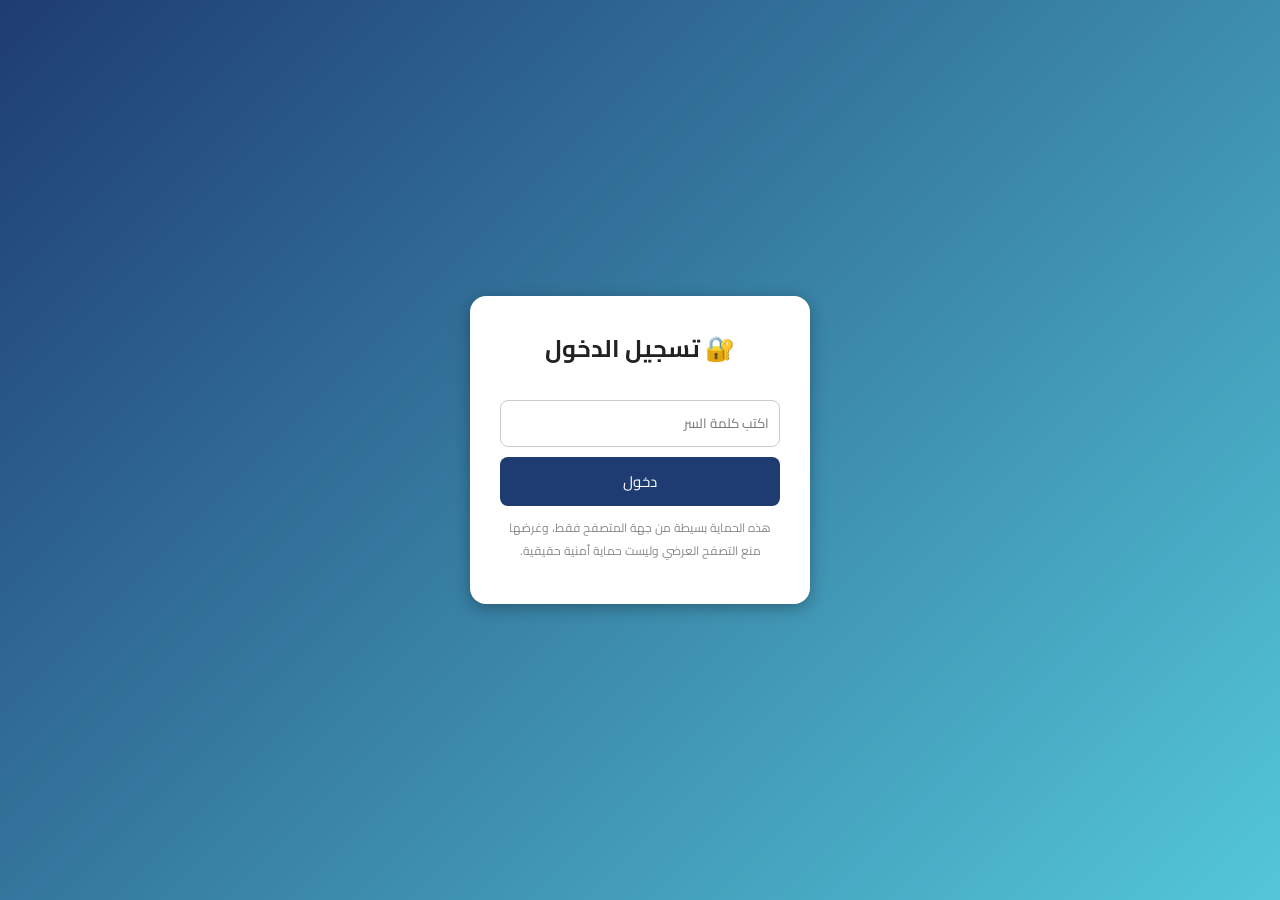
<file: index.html>
<!DOCTYPE html>
<html lang="ar" dir="rtl">
<head>
  <meta charset="UTF-8">
  <meta name="viewport" content="width=device-width, initial-scale=1.0">
  <link rel="icon" href="favicon.ico" type="image/x-icon">
  <link rel="stylesheet" href="styles.css">
  <title>تسجيل الدخول</title>
</head>
<body class="login-page">
  <div class="login-box">
    <h2>🔐 تسجيل الدخول</h2>
    <input type="password" id="password" placeholder="اكتب كلمة السر" autocomplete="current-password">
    <button id="loginBtn" type="button">دخول</button>
    <p class="hint">هذه الحماية بسيطة من جهة المتصفح فقط، وغرضها منع التصفح العرضي وليست حماية أمنية حقيقية.</p>
  </div>

  <script>
    // غيّر كلمة السر هنا لو حبيت
    const SITE_PASSWORD = "12345";

    function checkPassword() {
      const password = document.getElementById("password").value;
      if (password === SITE_PASSWORD) {
        window.location.href = "terms.html";
      } else {
        alert("🤣🤣😂😂 انت مش عارف كلمة السر ولا ايه!");
      }
    }

    document.getElementById("loginBtn").addEventListener("click", checkPassword);
    document.getElementById("password").addEventListener("keypress", (e) => {
      if (e.key === "Enter") checkPassword();
    });
  </script>
</body>
</html>
</file>
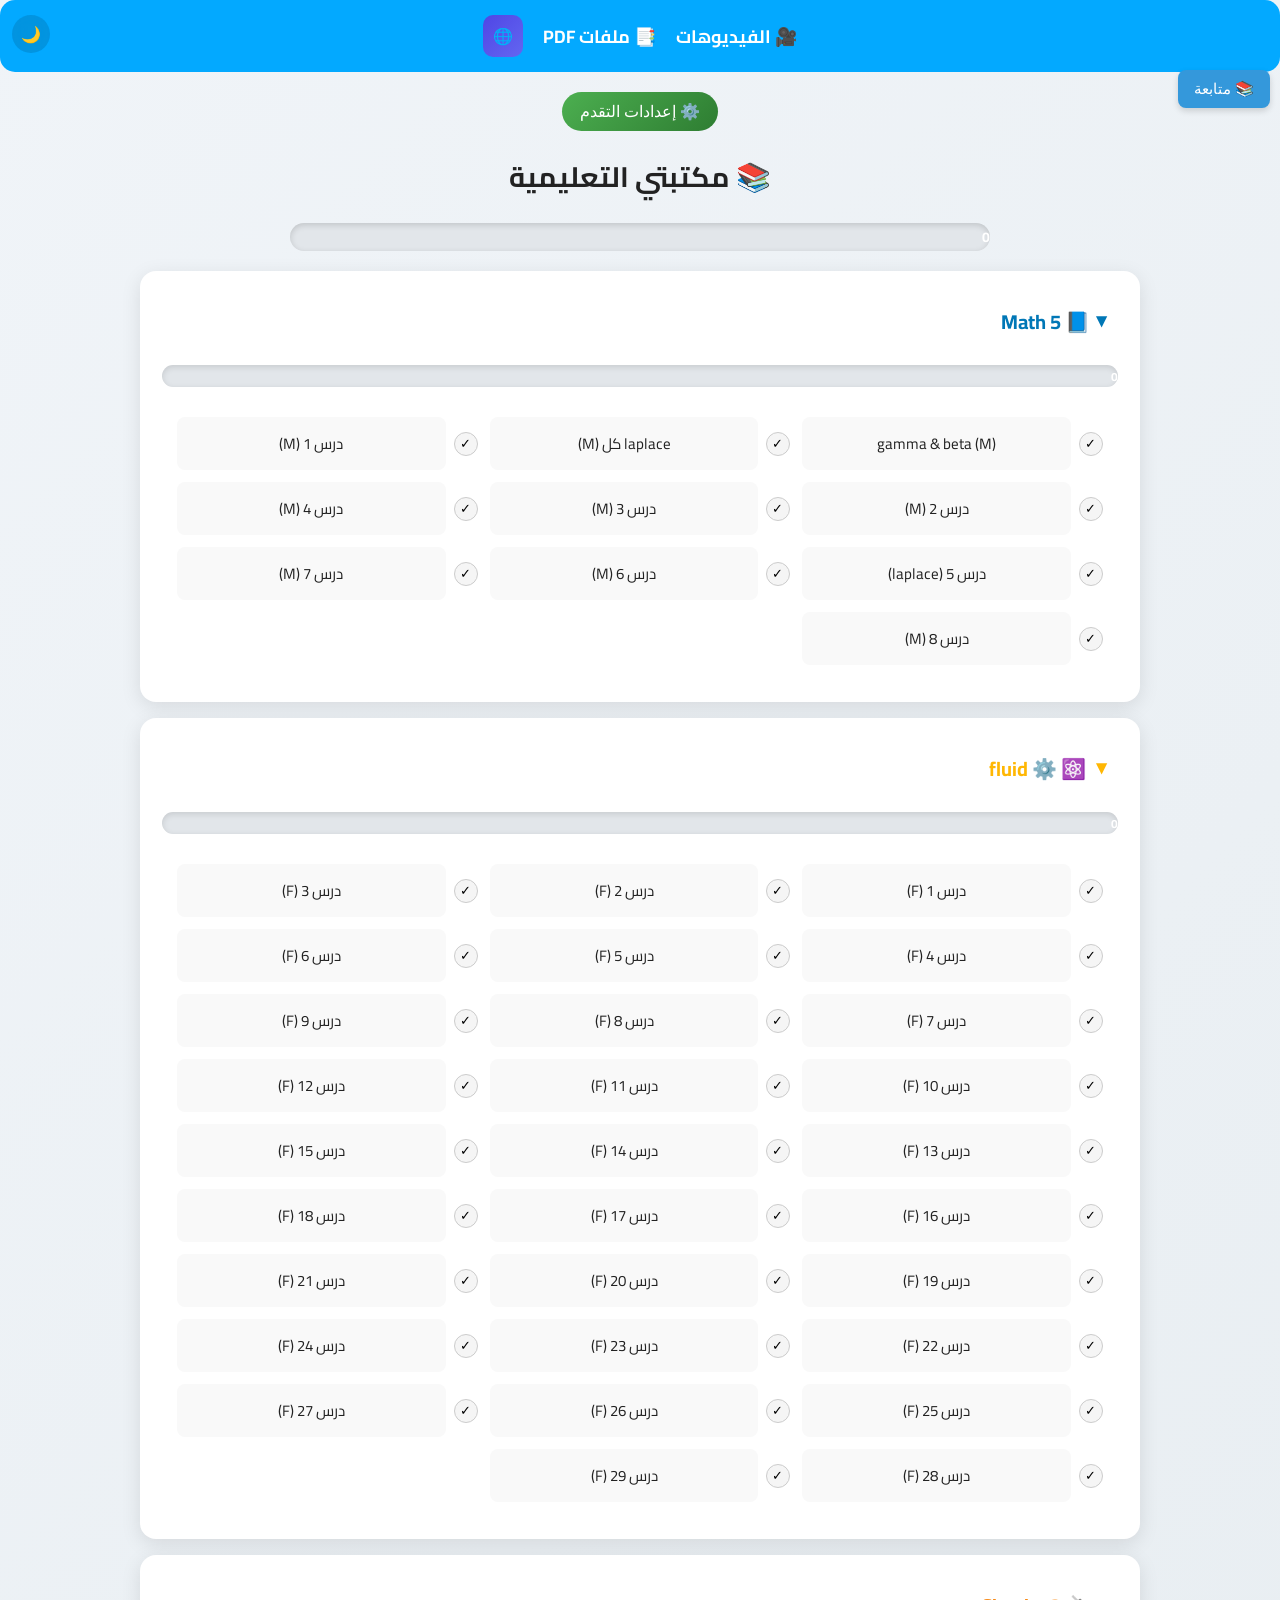
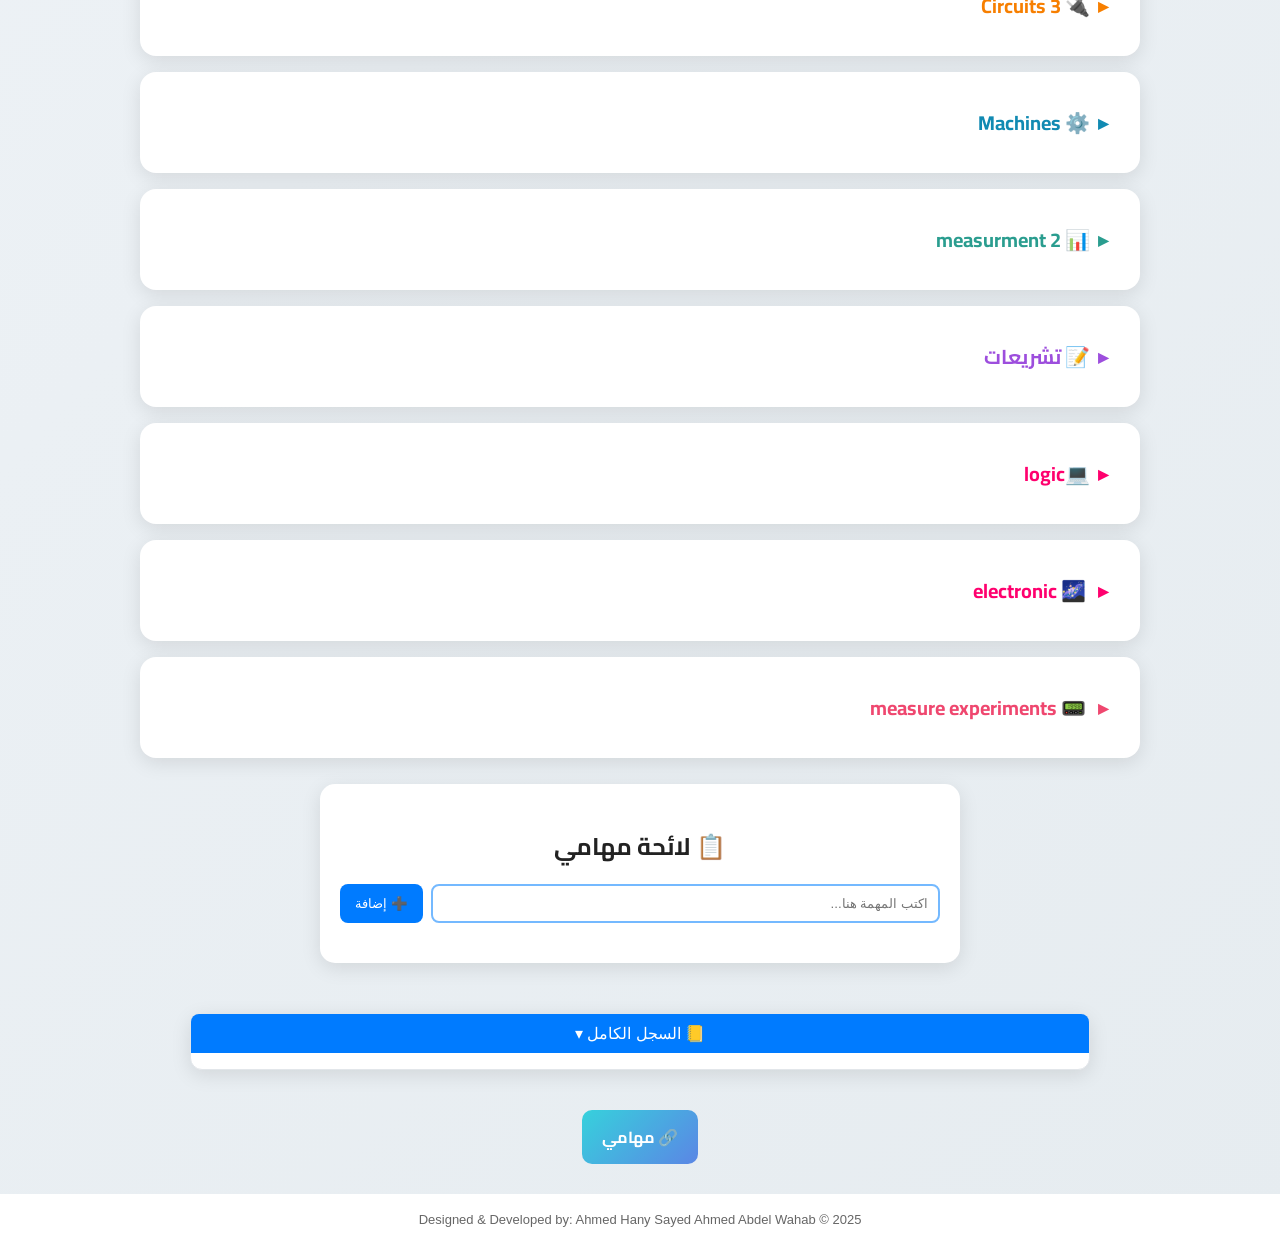
<file: home.html>
<!DOCTYPE html>
<html lang="ar" dir="rtl">
<head>
  <meta charset="UTF-8">
  <meta name="viewport" content="width=device-width, initial-scale=1.0">
  <link rel="icon" href="favicon.ico" type="image/x-icon">
  <link rel="stylesheet" href="styles.css">
  <title>📚 مكتبتي التعليمية</title>
</head>
<body>
  <nav>
    <a href="index.html">🎥 الفيديوهات</a>
    <a href="pdf.html">📑 ملفات PDF</a>
    <div class="link-btn">
      <a href="https://ah9742824-oss.github.io/pdf/" target="_blank" rel="noopener noreferrer">🌐</a>
    </div>
  </nav>

  <!-- نافذة عرض الدرس (فيديو / ملف) -->
  <div id="videoModal" class="modal">
    <div class="modal-content">
      <button type="button" class="close-btn" id="closeModal" aria-label="إغلاق">❌</button>
      <iframe id="videoFrame" width="100%" height="400" style="border:0;" allowfullscreen title="عرض الدرس"></iframe>
    </div>
  </div>

  <div class="progress-menu">
    <button id="toggleMenu" type="button">⚙️ إعدادات التقدم</button>
    <div id="menuContent">
      <button type="button" onclick="exportProgress()">📤 تصدير التقدم</button>
      <button type="button" onclick="importProgress()">📥 استيراد التقدم</button>
    </div>
  </div>

  <button id="openSidebar" type="button">📚 متابعة</button>

  <div id="sidebar" class="sidebar">
    <div class="resize-handle"></div>
    <h2>
      متابعة الدروس
      <button type="button" onclick="toggleSidebar()" aria-label="إغلاق الشريط الجانبي">❌</button>
    </h2>
    <ul id="subjectsList"></ul>
  </div>

  <h1>📚 مكتبتي التعليمية</h1>

  <div class="global-progress">
    <div class="global-progress-bar">0%</div>
  </div>

 
 <!-- Math -->
  <details class="subject math" open>
    <summary>📘 Math 5</summary>
    <ul>
     <li><a href="https://www.youtube.com/watch?v=ChVM8FwlfCc">gamma & beta (M)</a></li>
      <li><a href="https://youtu.be/yvgUAsbB16E?si=u5uakxuwyM81OxyR">laplace كل (M)</a></li>

      
      <li><a href="https://www.youtube.com/watch?v=x6lLrBC1ZNQ&list=PLm877Wx3hfJ3YI9MCE1e2wbQPt_GNoZA4&index=2">درس 1 (M)</a></li>
      <li><a href="https://www.youtube.com/watch?v=QlxfZEe6Tew&list=PLm877Wx3hfJ3YI9MCE1e2wbQPt_GNoZA4&index=4">درس 2 (M)</a></li>
      <li><a href="https://www.youtube.com/watch?v=LSP1F0MZRgI">درس 3 (M)</a></li>
      <li><a href="https://www.youtube.com/watch?v=XDPmERe0Aic&list=PLm877Wx3hfJ3CQVZ45W8QgyAjYFHGEuoq&index=11">درس 4 (M)</a></li>
      
      <li><a href="https://www.youtube.com/watch?v=yvgUAsbB16E&t=14s">درس 5 (laplace)</a></li>
      <li><a href="https://www.youtube.com/watch?v=une38aY5SdA">درس 6 (M)</a></li>
      <li><a href="https://www.youtube.com/watch?v=VEYPPBqQnwc">درس 7 (M)</a></li>
      <li><a href="https://www.youtube.com/watch?v=3NlvKbSaLjc&t=1s">درس 8 (M)</a></li>
     

    </ul>
  </details>

  <!-- fluid -->
 
  
  <details class="subject technology" open>
    <summary> ⚛️ ⚙️ fluid</summary>
    <ul>
<li><a href="https://youtu.be/3-sZV74bw0E">درس 1 (F)</a></li>
<li><a href="https://youtu.be/tfd7nGJPytk">درس 2 (F)</a></li>
<li><a href="https://youtu.be/NIg7vmbv1_k">درس 3 (F)</a></li>
<li><a href="https://youtu.be/V70kn0E92PE">درس 4 (F)</a></li>
<li><a href="https://youtu.be/I22DiW-zs94">درس 5 (F)</a></li>
<li><a href="https://youtu.be/7kBY84ZfcQQ">درس 6 (F)</a></li>
<li><a href="https://youtu.be/5tpYkLdwVRo">درس 7 (F)</a></li>
<li><a href="https://youtu.be/zzFzQJGMKOg">درس 8 (F)</a></li>
<li><a href="https://youtu.be/-5p1fKxgcBg">درس 9 (F)</a></li>
<li><a href="https://youtu.be/UHeZojnp7l4">درس 10 (F)</a></li>
<li><a href="https://youtu.be/xwPXa6E1_js">درس 11 (F)</a></li>
<li><a href="https://youtu.be/RrAokhCJDjw">درس 12 (F)</a></li>
<li><a href="https://youtu.be/bXNKzXswL5I">درس 13 (F)</a></li>
<li><a href="https://youtu.be/W-qgF_fPoxA">درس 14 (F)</a></li>
<li><a href="https://youtu.be/IQtcjwuQvuw">درس 15 (F)</a></li>
<li><a href="https://youtu.be/GHohgBvV-P4">درس 16 (F)</a></li>
<li><a href="https://youtu.be/TkJ3xUcQf_E">درس 17 (F)</a></li>
<li><a href="https://youtu.be/4lq9hUIFlBA">درس 18 (F)</a></li>
<li><a href="https://youtu.be/sjo1oXHV5bw">درس 19 (F)</a></li>
<li><a href="https://youtu.be/FrzhD5o75Is">درس 20 (F)</a></li>
<li><a href="https://youtu.be/0dz0blJsoGw">درس 21 (F)</a></li>
<li><a href="https://youtu.be/rAh2LvEI118">درس 22 (F)</a></li>
<li><a href="https://youtu.be/CEG-9LCwUv8">درس 23 (F)</a></li>
<li><a href="https://youtu.be/foz5Ai_p290">درس 24 (F)</a></li>
<li><a href="https://youtu.be/tjN9lUM3I0Q">درس 25 (F)</a></li>
<li><a href="https://youtu.be/DjlRS5httRA">درس 26 (F)</a></li>
<li><a href="https://youtu.be/7ATCQCJ1XnA">درس 27 (F)</a></li>
<li><a href="https://www.youtube.com/watch?v=YaqkZzWIQYg">درس 28 (F)</a></li>
<li><a href="https://youtu.be/hHxJDWorSvo?si=vk-dL3SehAIx8RN2">درس 29 (F)</a></li>

 
    </ul>
  </details>


  
 <details class="subject circuits">
    <summary>🔌 Circuits 3</summary>
    <ul> 
    
<li><a href="https://youtu.be/AnHHtetNidw">درس 1 (M)</a></li>
<li><a href="https://youtu.be/rjNaEsT9k3U">درس 2 (M)</a></li>
<li><a href="https://youtu.be/sG8ItyLILFk">درس 3 (M)</a></li>
<li><a href="https://youtu.be/3aGwKOzulrw">درس 4 (M)</a></li>
<li><a href="https://youtu.be/hmEavmuma-Q">درس 5 (M)</a></li>
<li><a href="https://youtu.be/Yr3u6YM0lGI">درس 6 (M)</a></li>
<li><a href="https://youtu.be/qiHUORyLD4A">درس 7 (M)</a></li>
<li><a href="https://youtu.be/xwWSiK4KmFc">درس 8 (M)</a></li>
<li><a href="https://youtu.be/FaFOBElQ0_c">درس 9 (M)</a></li>
<li><a href="https://youtu.be/luHIaa4xLhM">درس 10 (M)</a></li>
<li><a href="https://youtu.be/abNImyJ1cU0">درس 11 (M)</a></li>
<li><a href="https://youtu.be/Cq7JO0Sunjg">درس 12 (M)</a></li>
<li><a href="https://youtu.be/h7SEU6UBEwk">درس 13 (M)</a></li>
<li><a href="https://youtu.be/e3tLoxqZisM">درس 14 (M)</a></li>
<li><a href="https://youtu.be/6ZkfQ_XenWE">درس 15 (M)</a></li>
<li><a href="https://youtu.be/dsP7RkpN7Qs">درس 16 (M)</a></li>
<li><a href="https://youtu.be/q1vMNYHgIdE">درس 17 (M)</a></li>
<li><a href="https://youtu.be/b36XFquDkAA">درس 18 (M)</a></li>
<li><a href="https://youtu.be/y0twNkEzihY">درس 19 (M)</a></li>
<li><a href="https://youtu.be/xv3GSfPkGLU">درس 20 (M)</a></li>
<li><a href="https://youtu.be/1uhyn1aN0G0">درس 21 (M)</a></li>
<li><a href="https://youtu.be/ohpTHNrodrU">درس 22 (M)</a></li>
<li><a href="https://youtu.be/e3tLoxqZisM">درس 23 (M)</a></li>
    </ul>

    </details>
 
  
 <!-- Machines -->
<details class="subject modern-physics">
   <summary>⚙️ Machines</summary>
   <ul>
      <li><a href="https://www.youtube.com/watch?v=0Bh_1X4kX_g&list=PLyO98vlXWz8sZGdwhMELV1Vwhq5wKbm0i">درس 1</a></li>
      <li><a href="https://youtu.be/-sQ7XeQJmAY?si=cj6xpk_2Ieywtg6o">درس 2</a></li>
      <li><a href="https://youtu.be/WbBzKjtBlSI?si=u6QQAKiDDyZDuAne">درس 3</a></li>
      <li><a href="https://youtu.be/UdgTto4nprE?si=ZIbPh_aQiZbuwjZF">درس 4</a></li>
      <li><a href="https://youtu.be/dThX1m1VdDg?si=8fNCwpTPxLqx57Ws">درس 5</a></li>
      <li><a href="https://www.youtube.com/watch?v=WP2umUv9dhQ">درس 6</a></li>

    
      </ul >
 </details> 


  <!-- measurment2 -->
  <details class="subject stats">
    <summary>📊 measurment 2</summary>
    <ul>
<li><a href="https://youtu.be/8jJVwuzYXqk">درس 1 (M)</a></li>
<li><a href="https://youtu.be/CH9f0OSNgwQ">درس 2 (M)</a></li>
<li><a href="https://youtu.be/31YMo7vzaT8">درس 3 (M)</a></li>
<li><a href="https://youtu.be/UVf_1Ec1ml8">درس 4 (M)</a></li>
<li><a href="https://youtu.be/gLNVvmpb5AQ">درس 5 (M)</a></li>
<li><a href="https://youtu.be/7GL7imS5pww">درس 6 (M)</a></li>
<li><a href="https://youtu.be/VWbAqLl9x78">درس 7 (M)</a></li>
<li><a href="https://youtu.be/ygCYEjlWiyI">درس 8 (M)</a></li>
<li><a href="https://youtu.be/18c7PFg7z3c">درس 9 (M)</a></li>
    </ul>
  </details>

  <!-- انسانيات -->
  <details class="subject linguistics">
    <summary>📝 تشريعات </summary>
    <ul>
      <li><a href="https://youtu.be/zi3--DSFs7w?si=bbwXc-n7OvpW9kJc">درس 1 (ان)</a></li>
      <li><a href="https://youtu.be/Mt96dmHmhMY?si=uumGIQCogPvGH9-8">درس 2 (ان)</a></li>
      <li><a href="https://youtu.be/SOuPgSTrhxE?si=e3yr1LeSfANTTmpW">درس 3 (ان)</a></li>
      <li><a href="https://youtu.be/KgzbHtJrs_w?si=RF217HOHR_uO1f4d">درس 4 (ان)</a></li>
      <li><a href="https://youtu.be/R_QdyAaAnc4?si=dar_Z60TJFkihwSd">درس 5 (ان)</a></li>
      <li><a href="https://youtu.be/0-WSHjVctRE?si=63URfLe8_qPfAC-d">درس 6 (ان)</a></li>
      <li><a href="https://youtu.be/Fi31XBcCD9U?si=X4oPXFnyNLn-D6wn">درس 7 (ان)</a></li>
      <li><a href="https://youtu.be/lwcovvepBNI?si=yJNHr4_iuzhgQGf-">درس 8 (ان)</a></li>
      <li><a href="https://youtu.be/mMQO9g1Jdow?si=I3LSd_mF3oMuCZjf">درس 9 (ان)</a></li>
      <li><a href="https://youtu.be/D7830tQlfb8?si=jhMtFLqPHUBF8r-u"> درس 10(ان) </a></li>
      
     
    </ul>
  </details>

  
 <details class="subject dynamics">
    <summary>💻logic</summary>
   
    <details>
       <summary>logic شرح اول</summary>
    <ul> 
<li><a href="https://youtu.be/fdR6UIuLbpo">درس 1 (M)</a></li>
<li><a href="https://youtu.be/loKlJXkAPI4">درس 2 (M)</a></li>
<li><a href="https://youtu.be/-9xcN-QbX-M">درس 3 (M)</a></li>
<li><a href="https://youtu.be/0_2hLk91NtA">درس 4 (M)</a></li>
<li><a href="https://youtu.be/e8oKBm8tsP8">درس 5 (M)</a></li>
<li><a href="https://youtu.be/Uqo11tLlkDE">درس 6 (M)</a></li>
<li><a href="https://youtu.be/IoK0onS0Ftw">درس 7 (M)</a></li>
    </ul>

    </details>

  <details>
       <summary>logic شرح تاني</summary>
            <ul>      
              
<li><a href="https://youtu.be/8u_doj8CO1E">درس 1 (M)</a></li>
<li><a href="https://youtu.be/Jp7Y5hxMDpg">درس 2 (M)</a></li>
<li><a href="https://youtu.be/ShbCYuomKzc">درس 3 (M)</a></li>
<li><a href="https://youtu.be/mayNND1WZkE">درس 4 (M)</a></li>
<li><a href="https://youtu.be/7S3VPc3t2H0">درس 5 (M)</a></li>
<li><a href="https://youtu.be/E5C1EYmVsI4">درس 6 (M)</a></li>
<li><a href="https://youtu.be/sDj2mWKBXAA">درس 7 (M)</a></li>
<li><a href="https://youtu.be/3KOTPBrvrNg">درس 8 (M)</a></li>
<li><a href="https://youtu.be/nuhLZUNSdMc">درس 9 (M)</a></li>
<li><a href="https://youtu.be/BSbvuh1jZ-U">درس 10 (M)</a></li>
<li><a href="https://youtu.be/qP2aNqdaZOk">درس 11 (M)</a></li>
<li><a href="https://youtu.be/Ujrlbd3UGpw">درس 12 (M)</a></li>
<li><a href="https://youtu.be/mjc3c7GIx6w">درس 13 (M)</a></li>
<li><a href="https://youtu.be/fBF2JidR1nM">درس 14 (M)</a></li>
<li><a href="https://youtu.be/otVXerwIgAE">درس 15 (M)</a></li>
<li><a href="https://youtu.be/rk839Hl_0Nw">درس 16 (M)</a></li>
<li><a href="https://youtu.be/yO9h0Po1WWs">درس 17 (M)</a></li>
<li><a href="https://youtu.be/5K_yht0v000">درس 18 (M)</a></li>
<li><a href="https://youtu.be/HtLOn6DDaCY">درس 19 (M)</a></li>
<li><a href="https://youtu.be/-T-Y-J0UfZ0">درس 20 (M)</a></li>
<li><a href="https://youtu.be/4VQ0YJoz8I4">درس 21 (M)</a></li>
<li><a href="https://youtu.be/EsbGAoHkZgk">درس 22 (M)</a></li>
<li><a href="https://youtu.be/GhvVX8I_PMU">درس 23 (M)</a></li>
<li><a href="https://youtu.be/rlYSOv7C7JM">درس 24 (M)</a></li>
<li><a href="https://youtu.be/NVxWCGxWFvk">درس 25 (M)</a></li>
<li><a href="https://youtu.be/cuKrTUcWQlk">درس 26 (M)</a></li>
<li><a href="https://youtu.be/5ulpZG9XBYA">درس 27 (M)</a></li>
<li><a href="https://youtu.be/hp3FXKi4UG0">درس 28 (M)</a></li>
<li><a href="https://youtu.be/8QoimkbUiBQ">درس 29 (M)</a></li>
<li><a href="https://youtu.be/Z2lmkZ6boYw">درس 30 (M)</a></li>
<li><a href="https://youtu.be/Z6qeyDoAx6E">درس 31 (M)</a></li>
<li><a href="https://youtu.be/gtjXMkoHsCA">درس 32 (M)</a></li>
<li><a href="https://youtu.be/39K6P8eKWno">درس 33 (M)</a></li>
<li><a href="https://youtu.be/98XU2sEHxjE">درس 34 (M)</a></li>
<li><a href="https://youtu.be/r1NaknNGTCc">درس 35 (M)</a></li>
<li><a href="https://youtu.be/xlBt-giNGbw">درس 36 (M)</a></li>
    </ul>
    </details>

    </details>


  
  
   <details class="subject dynamics">
       <summary> 🌌 electronic</summary>
            <ul>
<li><a href="https://youtu.be/ZgU1v9kX9LM">درس 1 (M)</a></li>
<li><a href="https://youtu.be/wrhk-lfpces">درس 2 (M)</a></li>
<li><a href="https://youtu.be/nZi6LT-6WH4">درس 3 (M)</a></li>
<li><a href="https://youtu.be/Ybi_4yH4S_k">درس 4 (M)</a></li>
<li><a href="https://youtu.be/6FsQd7GjRRQ">درس 5 (M)</a></li>
<li><a href="https://youtu.be/lfZNh_8NRzM">درس 6 (M)</a></li>
<li><a href="https://youtu.be/-bM2ZK1ydhM">درس 7 (M)</a></li>
<li><a href="https://youtu.be/yjEIF_B7kpg">درس 8 (M)</a></li>
<li><a href="https://youtu.be/Q5EtO-qk3Cs">درس 9 (M)</a></li>
<li><a href="https://youtu.be/bpQIJM55M-Q">درس 10 (M)</a></li>
<li><a href="https://youtu.be/aQTBMzMwKUw">درس 11 (M)</a></li>
<li><a href="https://youtu.be/tTLqpRcKivU">درس 12 (M)</a></li>
<li><a href="https://youtu.be/wqAgVMhkmcU">درس 13 (M)</a></li>
<li><a href="https://youtu.be/tUlVzWrPQZg">درس 14 (M)</a></li>
<li><a href="https://youtu.be/ZYjswtS1tyo">درس 15 (M)</a></li>
<li><a href="https://youtu.be/fEJGiaPE_DM">درس 16 (M)</a></li>
<li><a href="https://youtu.be/vncXNeuOMQU">درس 17 (M)</a></li>
<li><a href="https://youtu.be/RDJGFoplfdw">درس 18 (M)</a></li>
<li><a href="https://youtu.be/N4yuCu_jAnM">درس 19 (M)</a></li>
<li><a href="https://youtu.be/lwJiQaZ10LE">درس 20 (M)</a></li>
<li><a href="https://youtu.be/wrhk-lfpces">درس 21 (M)</a></li>
<li><a href="https://youtu.be/L7S_teudbDg">درس 22 (M)</a></li>
    </ul>
    </details>
  </details>
  
  
  
  <!-- تقارير -->
 <!-- <details class="subject electronics">
    <summary>💡 تقارير </summary>
    <ul>
      <li><a href="https://youtu.be/iQ6x3QgLmQE">درس 1 (ت)</a></li>
      <li><a href="https://youtu.be/FbFKzrseK1s">درس 2 (ت)</a></li>
      <li><a href="https://youtu.be/_OfmP3WUVOI">درس 3 (ت)</a></li>
      <li><a href="https://youtu.be/vnvuZH5Am88">درس 4 (ت)</a></li>
      <li><a href="https://youtu.be/TMqZLs-I6eU">درس 5 (ت)</a></li>
      <li><a href="https://youtu.be/ncDQL00T1KQ">درس 6 (ت)</a></li> 
      <li><a href="https://youtu.be/-P9HLnh6mjs">درس 7 (ت)</a></li>
      <li><a href="https://youtu.be/M_1J5YEgwrM">درس 8 (ت)</a></li> 
      </ul>
  </details>

  <!-- قياسات -->
<!--  <details class="subject technology">
    <summary>💻 قياسات</summary>
    <ul>
      <li><a href="https://www.youtube.com/watch?v=vDUc4TDfItM&list=PLyO98vlXWz8uzsd3LuAEXfYwJGGldJYpb&index=1&pp=iAQB">درس 1</a></li>
      <li><a href="https://www.youtube.com/watch?v=Z9rTMy942XM&list=PLyO98vlXWz8uzsd3LuAEXfYwJGGldJYpb&index=2&pp=iAQB">درس 2</a></li>
      <li><a href="https://www.youtube.com/watch?v=HSDZM8X5oaE&list=PLyO98vlXWz8uzsd3LuAEXfYwJGGldJYpb&index=3&pp=iAQB">درس 3</a></li>
      <li><a href="https://www.youtube.com/watch?v=kTxlqga6ZVE&list=PLyO98vlXWz8uzsd3LuAEXfYwJGGldJYpb&index=4&pp=iAQB">درس 4</a></li>
      <li><a href="https://www.youtube.com/watch?v=IWDB-NzNq0s&list=PLyO98vlXWz8uzsd3LuAEXfYwJGGldJYpb&index=5&pp=iAQB">درس 5</a></li>
      <li><a href="https://www.youtube.com/watch?v=pSBfDEMQ868&list=PLyO98vlXWz8uzsd3LuAEXfYwJGGldJYpb&index=6&pp=iAQB">درس 6</a></li> 
      <li><a href="https://www.youtube.com/watch?v=gK6cdAPg7P4&list=PLyO98vlXWz8uzsd3LuAEXfYwJGGldJYpb&index=7&pp=iAQB">درس 7</a></li>
      <li><a href="https://www.youtube.com/watch?v=DmqpVaFhRWQ&list=PLyO98vlXWz8uzsd3LuAEXfYwJGGldJYpb&index=8&pp=iAQB">درس 8</a></li> 
      </ul>
  </details> -->
  
  

  
  
  
  
  
  
  
  
  
    
  
<!--  <details class="subject electronics">
    <summary> 🌌  sections </summary>
    
    
    <details>
       <summary>measurment 2</summary>
            <ul>      
            
            
    </ul>
    </details>
    
    
    
    <details>
      <summary> cercuit 3</summary>
    <ul> 
    
     
    </ul>

    </details>
    
    <details>
       <summary>logic</summary>
            <ul>      
              
     
    </ul>
    </details>
    
    <details>
       <summary>fluid</summary>
            <ul>      
            
    
    </ul>
    </details>
    
   </details>

  
  
  
  
  
  
  
  
  
  <!-- Physics -->
  <!--<details class="subject physics">
    <summary> ☢️ logic experiments</summary>
     <ul>
       
      

    </ul>
    </details>








    <!-- Physics -->
 <details class="subject em">
    <summary> 📟 measure experiments</summary>
     <ul>
     

    </ul>
    </details>





  
  <div class="todo-container">
    <div id="todoApp">
      <h2>📋 لائحة مهامي</h2>
      <div class="todo-input-row">
        <input type="text" id="taskInput" placeholder="اكتب المهمة هنا...">
        <button id="addTask" type="button">➕ إضافة</button>
      </div>
      <ul id="taskList"></ul>
    </div>
  </div>

  <div id="logWrapper">
    <button id="toggleLog" type="button">📒 السجل الكامل ▾</button>
    <div id="logContent" class="hidden">
      <div class="log-actions">
        <button id="clearLogBtn" type="button" class="log-btn">🗑️ مسح الكل</button>
        <button id="exportLogBtn" type="button" class="log-btn">📤 تصدير</button>
        <button id="importLogBtn" type="button" class="log-btn">📥 استيراد</button>
        <input type="file" id="importFile" accept=".json" style="display:none;">
      </div>
      <div id="logContainer"></div>
    </div>
  </div>

  <div style="text-align:center;margin:20px 0;">
    <a href="https://ah9742824-oss.github.io/my-tasks/" target="_blank" rel="noopener noreferrer" class="btn">🔗 مهامي</a>
  </div>

  <footer>
    Designed &amp; Developed by: Ahmed Hany Sayed Ahmed Abdel Wahab &copy; 2025
  </footer>

  <script src="app.js"></script>
</body>
</html>
</file>
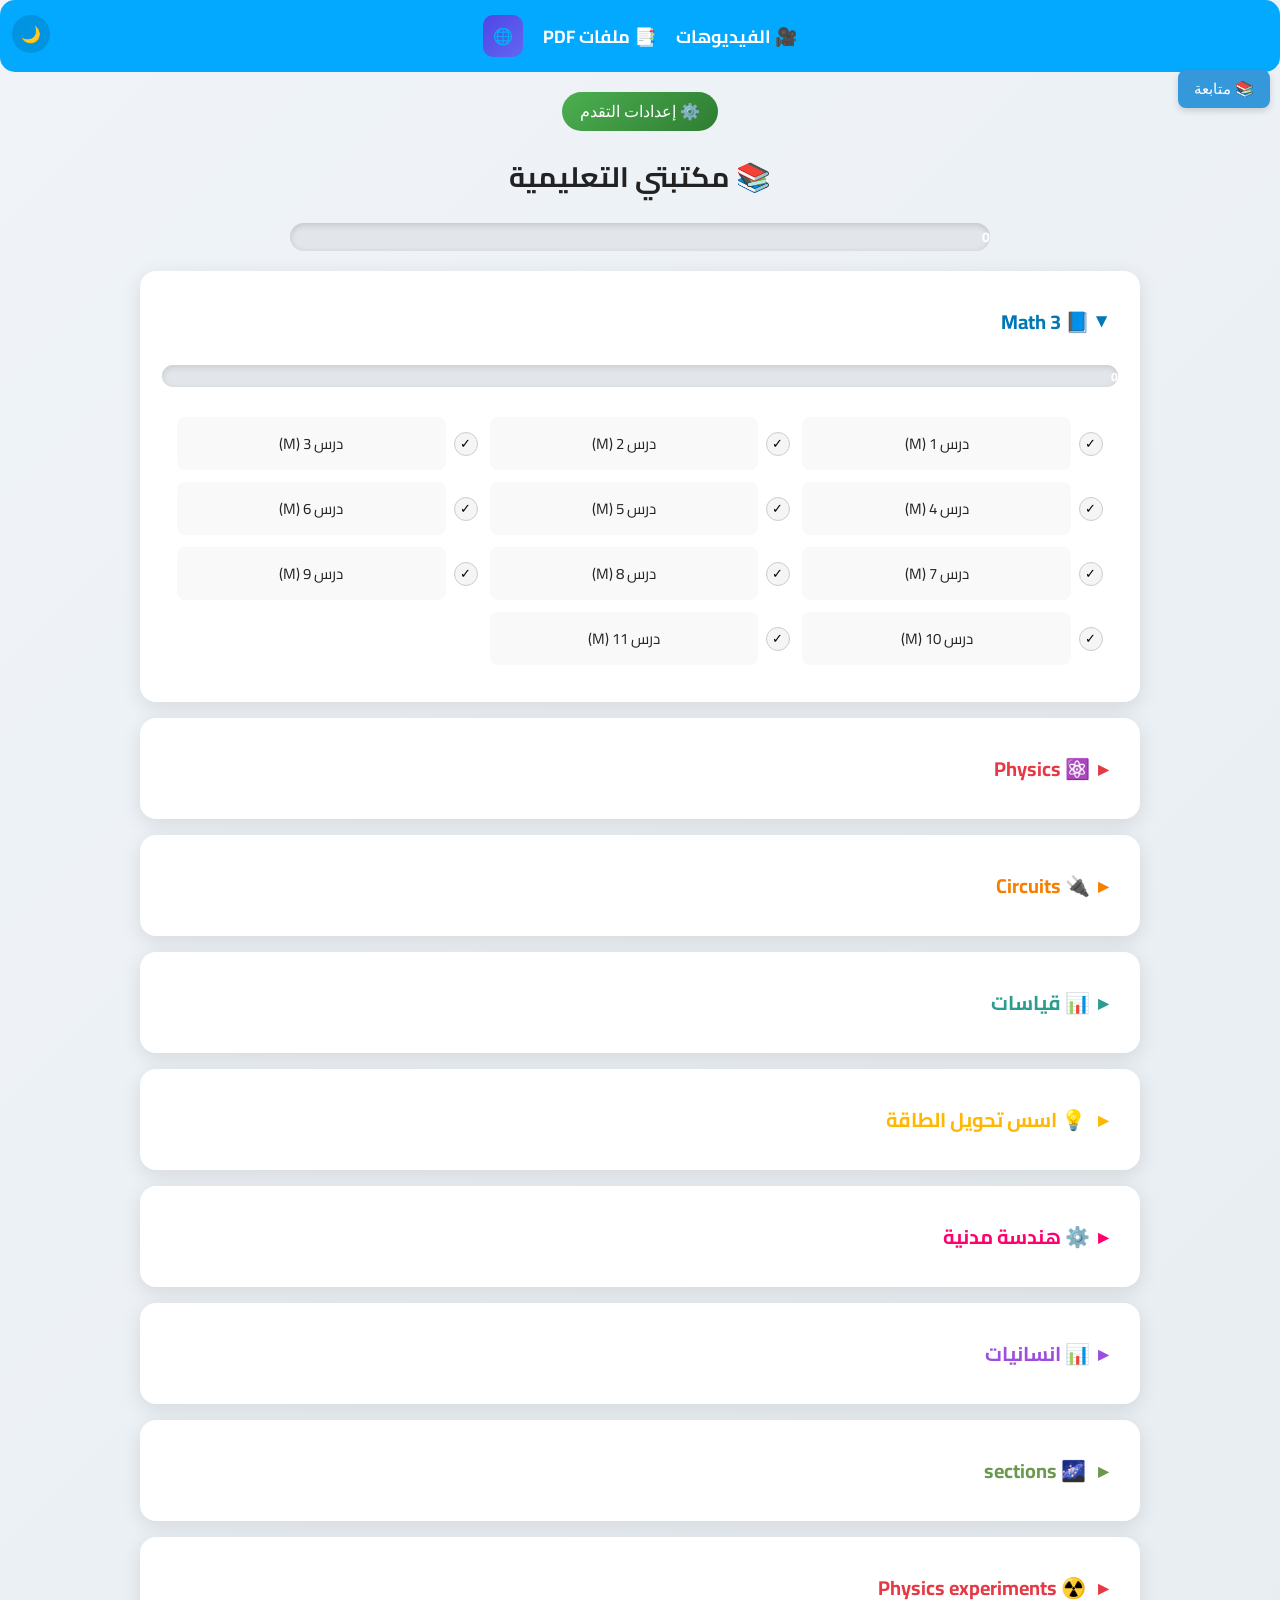
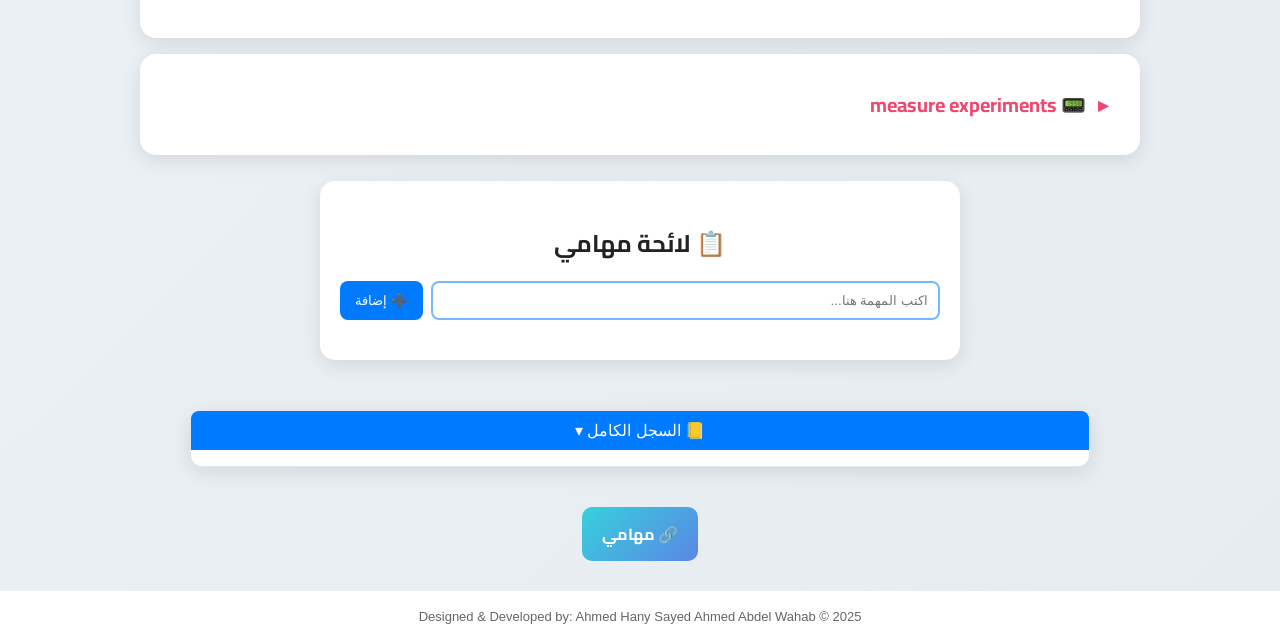
<file: home2.html>
<!DOCTYPE html>
<html lang="ar" dir="rtl">
<head>
  <meta charset="UTF-8">
  <meta name="viewport" content="width=device-width, initial-scale=1.0">
  <link rel="icon" href="favicon.ico" type="image/x-icon">
  <link rel="stylesheet" href="styles.css">
  <title>📚 مكتبتي التعليمية</title>
</head>
<body>
  <nav>
    <a href="index.html">🎥 الفيديوهات</a>
    <a href="pdf.html">📑 ملفات PDF</a>
    <div class="link-btn">
      <a href="https://ah9742824-oss.github.io/pdf/" target="_blank" rel="noopener noreferrer">🌐</a>
    </div>
  </nav>

  <!-- نافذة عرض الدرس (فيديو / ملف) -->
  <div id="videoModal" class="modal">
    <div class="modal-content">
      <button type="button" class="close-btn" id="closeModal" aria-label="إغلاق">❌</button>
      <iframe id="videoFrame" width="100%" height="400" style="border:0;" allowfullscreen title="عرض الدرس"></iframe>
    </div>
  </div>

  <div class="progress-menu">
    <button id="toggleMenu" type="button">⚙️ إعدادات التقدم</button>
    <div id="menuContent">
      <button type="button" onclick="exportProgress()">📤 تصدير التقدم</button>
      <button type="button" onclick="importProgress()">📥 استيراد التقدم</button>
    </div>
  </div>

  <button id="openSidebar" type="button">📚 متابعة</button>

  <div id="sidebar" class="sidebar">
    <div class="resize-handle"></div>
    <h2>
      متابعة الدروس
      <button type="button" onclick="toggleSidebar()" aria-label="إغلاق الشريط الجانبي">❌</button>
    </h2>
    <ul id="subjectsList"></ul>
  </div>

  <h1>📚 مكتبتي التعليمية</h1>

  <div class="global-progress">
    <div class="global-progress-bar">0%</div>
  </div>

 
 <!-- Math -->
  <details class="subject math" open>
    <summary>📘 Math 3</summary>
    <ul>
      <li><a href="https://www.youtube.com/watch?v=IEyuAbsa0Jk&list=PLyO98vlXWz8sB-2Ex_eggSh7tW-uZjFPP&index=1&pp=iAQB">درس 1 (M)</a></li>
      <li><a href="https://youtu.be/BmrCjVAEZp8?si=5opVcRaZUfTdaz1G">درس 2 (M)</a></li>
      <li><a href="https://youtu.be/8GEIW-70XKs?si=KS-LpW4LmU-BGaHN">درس 3 (M)</a></li>
      <li><a href="https://youtu.be/b987gCmuoIg?si=-ElWJPvx3kcGknk4">درس 4 (M)</a></li>
      <li><a href="https://youtu.be/AV3oVP9Zp8o?si=OGiYB3b8sSzbhIUe">درس 5 (M)</a></li>
      <li><a href="https://youtu.be/aU6pehlYctU?si=Fuwv35LGkTH3QJtn">درس 6 (M)</a></li>
      <li><a href="https://www.youtube.com/watch?v=JUy6afXrnFs&list=PLyO98vlXWz8sB-2Ex_eggSh7tW-uZjFPP&index=7&pp=iAQB">درس 7 (M)</a></li>
      <li><a href="https://www.youtube.com/watch?v=suH1_hLvrZU&list=PLyO98vlXWz8sB-2Ex_eggSh7tW-uZjFPP&index=8&pp=iAQB">درس 8 (M)</a></li>
      <li><a href="https://youtu.be/tkhXQUjFQK8?si=JQDot4S-r40MS0kc">درس 9 (M)</a></li>
      <li><a href="https://www.youtube.com/watch?v=BOyQENLLeZM">درس 10 (M)</a></li>
      <li><a href="https://youtu.be/ts584eubYjY?si=OA6tf6GKkUX47hTt">درس 11 (M)</a></li>

    </ul>
  </details>


  <!-- Physics -->
  <details class="subject physics">
    <summary>⚛️ Physics</summary>
     <ul>
       
      <li><a href="https://www.youtube.com/watch?v=ZhPNdyDFv9c&list=PLyO98vlXWz8v2p5FXDfBdAdknkOM_m9fG&index=1&pp=iAQB">درس 1 (P)</a></li>
      <li><a href="https://www.youtube.com/watch?v=3NTqtKKyrxE&list=PLyO98vlXWz8v2p5FXDfBdAdknkOM_m9fG&index=3&pp=iAQB">درس 2 (P)</a></li>
      <li><a href="https://www.youtube.com/watch?v=sVwFC1uM2dM&list=PLyO98vlXWz8v2p5FXDfBdAdknkOM_m9fG&index=4&pp=iAQB">درس 3 (P)</a></li>
      <li><a href="https://www.youtube.com/watch?v=a99eT1xMOWs&list=PLyO98vlXWz8v2p5FXDfBdAdknkOM_m9fG&index=5&pp=iAQB0gcJCXwKAYcqIYzv">درس 4 (P)</a></li>
      <li><a href="https://www.youtube.com/watch?v=mX58RlK3wgU&list=PLyO98vlXWz8v2p5FXDfBdAdknkOM_m9fG&index=6&pp=iAQB0gcJCXwKAYcqIYzv">درس 5 (P)</a></li>
      <li><a href="https://www.youtube.com/watch?v=t1c06aEWrwk&list=PLyO98vlXWz8v2p5FXDfBdAdknkOM_m9fG&index=7&pp=iAQB">درس 6 (P)</a></li>
      <li><a href="https://www.youtube.com/watch?v=KXlhxCQgfa8&list=PLyO98vlXWz8v2p5FXDfBdAdknkOM_m9fG&index=8&pp=iAQB">درس 7 (P)</a></li>
      <li><a href="https://www.youtube.com/watch?v=0-a4IbWPeD8&list=PLyO98vlXWz8v2p5FXDfBdAdknkOM_m9fG&index=9&pp=iAQB">درس 8 (P)</a></li>

      <li><a href="https://youtu.be/F80PmyTwvUE?si=ueH71zooPe1upxgZ">درس 1 (P .i)</a></li>
      <li><a href="https://youtu.be/aa0xqdqf9vY?si=R526Mvj76-R9RYcC">درس 2 (P .i)</a></li>

    </ul>
    </details>

  
  
 
 

 <details class="subject circuits">
    <summary>🔌 Circuits</summary>
    <ul> 
    
      <li><a href="https://youtu.be/PwKmXvfMNPU?si=Z6jaHtPAPXsn9hwv">درس 1 (C)</a></li>
      <li><a href="https://youtu.be/_wleiCuJDzo?si=4OcH8hQQonrjgUMj">درس 2 (C)</a></li>
      <li><a href="https://www.youtube.com/watch?v=HMHwauTAWEA&list=PLyO98vlXWz8tBTGcWtoKi_-QNLrNSYzso&index=3&pp=iAQB">درس 3 (C)</a></li>
      <li><a href="https://www.youtube.com/watch?v=n38WfNeCiC0&list=PLyO98vlXWz8tBTGcWtoKi_-QNLrNSYzso&index=4&pp=iAQB">درس 4 (C)</a></li>
      <li><a href="https://youtu.be/47ROMvpQ11w?si=wnNOq0tvsr1uXqbP">درس 5 (C)</a></li>
      <li><a href="https://youtu.be/mbSbWcyZYBQ?si=t4aKu-WnYVLxXX0e">درس 6 (C)</a></li>
      <li><a href="https://www.youtube.com/watch?v=AZjVr10qYwo&list=PLyO98vlXWz8tBTGcWtoKi_-QNLrNSYzso&index=7&pp=iAQB">درس 7 (C)</a></li>

    </ul>
    </details>

 
 <details class="subject stats">
    <summary>📊 قياسات </summary>
    <ul>
      <li><a href="https://www.youtube.com/watch?v=vDUc4TDfItM&list=PLyO98vlXWz8uzsd3LuAEXfYwJGGldJYpb&index=1&pp=iAQB">درس 1 (ق)</a></li>
      <li><a href="https://www.youtube.com/watch?v=Z9rTMy942XM&list=PLyO98vlXWz8uzsd3LuAEXfYwJGGldJYpb&index=2&pp=iAQB">درس 2 (ق)</a></li>
      <li><a href="https://youtu.be/HSDZM8X5oaE?si=KBh9H8m_yePNd2Co">درس 3 (ق)</a></li>
      <li><a href="https://www.youtube.com/watch?v=kTxlqga6ZVE&list=PLyO98vlXWz8uzsd3LuAEXfYwJGGldJYpb&index=4&pp=iAQB">درس 4 (ق)</a></li>
      <li><a href="https://www.youtube.com/watch?v=IWDB-NzNq0s&list=PLyO98vlXWz8uzsd3LuAEXfYwJGGldJYpb&index=5&pp=iAQB">درس 5 (ق)</a></li>
      <li><a href="https://www.youtube.com/watch?v=pSBfDEMQ868&list=PLyO98vlXWz8uzsd3LuAEXfYwJGGldJYpb&index=6&pp=iAQB">درس 6 (ق)</a></li>
      <li><a href="https://www.youtube.com/watch?v=gK6cdAPg7P4&list=PLyO98vlXWz8uzsd3LuAEXfYwJGGldJYpb&index=7&pp=iAQB">درس 7 (ق)</a></li>
      <li><a href="https://youtu.be/DmqpVaFhRWQ?si=YdZUcjk3Iiv5lrCF">درس 8 (ق)</a></li>

    </ul>
  </details>



 
 
 <details class="subject technology">
    <summary> 💡 اسس تحويل الطاقة </summary>
    <ul>
      <li><a href="https://www.youtube.com/watch?v=MqoqnBnMgdo&list=PLyO98vlXWz8tK20hG7RoShUrp8nAukBi4&index=1&pp=iAQB">درس 1 (اس)</a></li>
      <li><a href="https://www.youtube.com/watch?v=oIXO3DIRnAA&list=PLyO98vlXWz8tK20hG7RoShUrp8nAukBi4&index=2&pp=iAQB">درس 2 (اس)</a></li>
      <li><a href="https://www.youtube.com/watch?v=4417dZLa93k&list=PLyO98vlXWz8tK20hG7RoShUrp8nAukBi4&index=3&pp=iAQB">درس 3 (اس)</a></li>
      <li><a href="https://www.youtube.com/watch?v=8NFapIDdzd8&list=PLyO98vlXWz8tK20hG7RoShUrp8nAukBi4&index=4&pp=iAQB0gcJCXwKAYcqIYzv">درس 4 (اس)</a></li>
      <li><a href="https://www.youtube.com/watch?v=AZq-t1Qiofw&list=PLyO98vlXWz8tK20hG7RoShUrp8nAukBi4&index=5&pp=iAQB">درس 5 (اس)</a></li>
      <li><a href="https://youtu.be/XHHPJBzv8NU?si=a9lDcekjtORODErg">درس 6 (اس)</a></li>
      <li><a href="https://youtu.be/CXuzS7PHFzE?si=HM5erS1Q4r2nOVLf">درس 7 (اس)</a></li>
      <li><a href="https://youtu.be/KUDzjotRA-A?si=ybJwHcQN3MLesFBD">درس 8 (اس)</a></li>
      <li><a href="https://youtu.be/PUs4o6VKdCc?si=K2nr0udV9saIXLtA">درس 9 (اس)</a></li>


    </ul>
  </details>


 

 
 
 <details class="subject dynamics">
    <summary>⚙️ هندسة مدنية </summary>
    <ul>
      <li><a href="https://www.youtube.com/watch?v=mbWGTZXztc8&list=PLyO98vlXWz8td3kiqjATYMqbWPnO4YRqX&index=1&pp=iAQB">درس 1 (ه.م)</a></li>
      <li><a href="https://www.youtube.com/watch?v=Q-J3a22OZBo&list=PLyO98vlXWz8td3kiqjATYMqbWPnO4YRqX&index=2&pp=iAQB">درس 2 (ه.م)</a></li>
      <li><a href="https://www.youtube.com/watch?v=q3zs7EErCYM&list=PLyO98vlXWz8td3kiqjATYMqbWPnO4YRqX&index=3&pp=iAQB">درس 3 (ه.م)</a></li>
      <li><a href="https://www.youtube.com/watch?v=K43tNkLzEJg&list=PLyO98vlXWz8td3kiqjATYMqbWPnO4YRqX&index=4&pp=iAQB">درس 4 (ه.م)</a></li>
      <li><a href="https://www.youtube.com/watch?v=VR-AfvS0pZo&list=PLyO98vlXWz8td3kiqjATYMqbWPnO4YRqX&index=5&pp=iAQB">درس 5 (ه.م)</a></li>
      <li><a href="https://www.youtube.com/watch?v=NpD7vla9wsE&list=PLyO98vlXWz8td3kiqjATYMqbWPnO4YRqX&index=6&pp=iAQB">درس 6 (ه.م)</a></li>
      <li><a href="https://www.youtube.com/watch?v=BFYup0Ojb2E&list=PLyO98vlXWz8td3kiqjATYMqbWPnO4YRqX&index=7&pp=iAQB">درس 7 (ه.م)</a></li>
      <li><a href="https://www.youtube.com/watch?v=JVjPZQih1pc&list=PLyO98vlXWz8td3kiqjATYMqbWPnO4YRqX&index=8&pp=iAQB">درس 8 (ه.م)</a></li>
      <li><a href="https://www.youtube.com/watch?v=YiRVhHEkPeg&list=PLyO98vlXWz8td3kiqjATYMqbWPnO4YRqX&index=9&pp=iAQB">درس 9 (ه.م)</a></li>
      <li><a href="https://www.youtube.com/watch?v=h70cMHXywPM&list=PLyO98vlXWz8td3kiqjATYMqbWPnO4YRqX&index=10&pp=iAQB">درس 10 (ه.م)</a></li>
      <li><a href="https://www.youtube.com/watch?v=LPfF47BY5kU&list=PLyO98vlXWz8td3kiqjATYMqbWPnO4YRqX&index=11&pp=iAQB">درس 11 (ه.م)</a></li>
      <li><a href="https://www.youtube.com/watch?v=B4Ov6wC5bHE&list=PLyO98vlXWz8td3kiqjATYMqbWPnO4YRqX&index=12&pp=iAQB">درس 12 (ه.م)</a></li>

      

    </ul>
  </details>

 
 




  





  
 
 <details class="subject linguistics">
    <summary>📊 انسانيات </summary>
    <ul>
      <li><a href="https://www.youtube.com/watch?v=m9GfGHZ4ErQ&list=PLyO98vlXWz8vmOghceQ09SvvhMGMgKz_P&index=1&pp=iAQB">درس 1 (ان)</a></li>
      <li><a href="https://www.youtube.com/watch?v=8aOdqBcDtYQ&list=PLyO98vlXWz8vmOghceQ09SvvhMGMgKz_P&index=2&pp=iAQB">درس 1 (ان)</a></li>
      <li><a href="https://www.youtube.com/watch?v=ff9a6Df-njk&list=PLyO98vlXWz8vmOghceQ09SvvhMGMgKz_P&index=3&pp=iAQB">درس 1 (ان)</a></li>
      <li><a href="https://www.youtube.com/watch?v=96a-tb_WzT4&list=PLyO98vlXWz8vmOghceQ09SvvhMGMgKz_P&index=4&pp=iAQB">درس 4 (ان)</a></li>
      <li><a href="https://www.youtube.com/watch?v=Ot0gg1kyfzU&list=PLyO98vlXWz8vmOghceQ09SvvhMGMgKz_P&index=5&pp=iAQB">درس 5 (ان)</a></li>
      <li><a href="https://www.youtube.com/watch?v=nvKTg43N1A0&list=PLyO98vlXWz8vmOghceQ09SvvhMGMgKz_P&index=6&pp=iAQB0gcJCXwKAYcqIYzv">درس 6 (ان)</a></li>
      <li><a href="https://www.youtube.com/watch?v=AZ6QFVkz9cY&list=PLyO98vlXWz8vmOghceQ09SvvhMGMgKz_P&index=7&pp=iAQB">درس 7 (ان)</a></li>
      <li><a href="https://www.youtube.com/watch?v=kqUA3Mdzln0&list=PLyO98vlXWz8vmOghceQ09SvvhMGMgKz_P&index=8&pp=iAQB">درس 8 (ان)</a></li>

    </ul>
  </details>

  
  
  
  

  
  
  
  
  
  
  
  
  
    
  
  <details class="subject electronics">
    <summary> 🌌  sections </summary>
    
    
    <details>
       <summary>physics</summary>
            <ul>      
            
            <li><a href="https://drive.google.com/file/d/13E3gi8b7-d1xdCR0BK_gdfyao8f5nW2b/view?usp=drive_link">درس 1 (ph.s)</a></li>
            <li><a href="https://drive.google.com/file/d/1p4Hn5dZKaDJSoP5Wx4Tqu8PVFmOFIJq8/view?usp=drive_link">درس 2 (ph.s)</a></li>
            <li><a href="https://drive.google.com/file/d/1mSY4BDqf6wvqtjLbVF5Vt5Qzlu-ONjyM/view?usp=drive_link">درس 3 (ph.s)</a></li>
            <li><a href="https://drive.google.com/file/d/1OX6D2lttamGK6LiqPwcZn3R8pYi9_Fsz/view?usp=drive_link">درس 4 (ph.s)</a></li>
            
    </ul>
    </details>
    
    
    
    <details>
      <summary> cercuit </summary>
    <ul> 
    
      <li><a href="https://drive.google.com/file/d/1o3ZpfFuXErCUcpTF_yjZ1DqXLrP0j4e1/view?usp=drive_link">درس 1 (C.s)</a></li>
      <li><a href="https://drive.google.com/file/d/1Lco7f-Fex19d02o1cjCgrRExWSDVXkIK/view?usp=drive_link">درس 2 (C.s)</a></li>
      <li><a href="https://drive.google.com/file/d/1AEbY9XQcfEk1jx2fc4nVPgJVdyj6XyOJ/view?usp=drive_link">درس 3 (C.s)</a></li>
     
    </ul>

    </details>
    
    <details>
       <summary>conversion</summary>
            <ul>      
              
      <li><a href="https://www.youtube.com/watch?v=UoyYzaTkarA&list=PLI3eaiLmi0bVOz7axzVMxjEIRlCwiYPLT&index=1&pp=iAQB"> SHEET 1 (co.sh)</a></li>
      <li><a href="https://www.youtube.com/watch?v=TSliOCve1eU&list=PLI3eaiLmi0bUl6SgKpNav4VoWUuUjFPfO&index=1&pp=iAQB"> SHEET 2 (co.sh)</a></li>
      <li><a href="https://www.youtube.com/watch?v=qIWcYViHn1k&list=PLI3eaiLmi0bUiv4JUSKBr69sUDYG_qwO5&index=1&pp=iAQB"> SHEET 3 (co.sh)</a></li>
      <li><a href="https://www.youtube.com/watch?v=-Y7rPOv3fk8&list=PLI3eaiLmi0bVl2vDWcS14zTmVN-nYA0uJ&index=1&pp=iAQB"> SHEET 4 (co.sh)</a></li>

      <li><a href="https://drive.google.com/file/d/1_tAmNxZg9AHY7gl-uIslo7TWsINXeVnG/view?usp=drive_link">درس 1 (co.s)</a></li>
      <li><a href="https://drive.google.com/file/d/17UMVvZx6PS4135rVWWrQvfHgCZztEDnB/view?usp=drive_link">درس 2 (co.s)</a></li>
      <li><a href="https://drive.google.com/file/d/168Yl1sesRQ-QEQAAlGScliW4ioyJ2YfT/view?usp=drive_link">درس 3 (co.s)</a></li>
      <li><a href="https://drive.google.com/file/d/14IOgOXG-nmrtPCQWf03UbTlZ_BpzKfI-/view?usp=drive_link">درس 4 (co.s)</a></li>
      <li><a href="https://drive.google.com/file/d/1zVnTjg9AQU7Ee_54J0TA2q1KBrkDV1xy/view?usp=drive_link">درس 5 (co.s)</a></li>
      <li><a href="https://drive.google.com/file/d/1H3huuVakA6moPo_3J-T9qrFfQVHgCD17/view?usp=drive_link">درس 6 (co.s)</a></li>
                  
    </ul>
    </details>
    
    <details>
       <summary>structure</summary>
            <ul>      
            
     <li><a href="https://drive.google.com/file/d/1STTOatHBDDyTUyYoay9R6bosLasD1E9j/view?usp=drive_link">درس 1 (st.s)</a></li>
     <li><a href="https://drive.google.com/file/d/1ABRYuXcOVhsjTl6LkTid21R0N4Tta_ij/view?usp=drive_link">درس 2 (st.s)</a></li>
     <li><a href="https://drive.google.com/file/d/1qdI67G3FGQr5h_T-3NYZv0TgldQDHWnU/view?usp=drive_link">درس 3 (st.s)</a></li>
            
    </ul>
    </details>
    
   </details>

  
  
  
  
  
  
  
  
  
  <!-- Physics -->
  <details class="subject physics">
    <summary> ☢️ Physics experiments</summary>
     <ul>
       
      <li><a href="https://www.youtube.com/watch?v=ZE7ChcpAJA8&list=PLsPmtBNIRdb_DHgGOX_vdAVyuI5XcONMs&index=2&t=281s&pp=iAQB">frank (E)</a></li>
      <li><a href="https://www.youtube.com/watch?v=mCwZycly7Dc&list=PLsPmtBNIRdb_DHgGOX_vdAVyuI5XcONMs&index=3&t=16s&pp=iAQB"> absrobtion (E)</a></li>
      <li><a href="https://www.youtube.com/watch?v=aEvO24EueWg&list=PLsPmtBNIRdb_DHgGOX_vdAVyuI5XcONMs&index=4&t=57s&pp=iAQB0gcJCdoKAYcqIYzv"> invers (E)</a></li>
      <li><a href="https://www.youtube.com/watch?v=3_tNrrmLNBg&list=PLsPmtBNIRdb_DHgGOX_vdAVyuI5XcONMs&index=5&pp=iAQB">balmer  (E)</a></li>
      <li><a href="https://www.youtube.com/watch?v=WZPJRb34JTw&list=PLsPmtBNIRdb_DHgGOX_vdAVyuI5XcONMs&index=6&pp=iAQB"> plank (E)</a></li>
      <li><a href="https://www.youtube.com/watch?v=8jksWE2-VrY&list=PLsPmtBNIRdb_DHgGOX_vdAVyuI5XcONMs&index=1&pp=iAQB">stefans law  (E)</a></li>


    </ul>
    </details>








    <!-- Physics -->
  <details class="subject em">
    <summary> 📟 measure experiments</summary>
     <ul>
       
      <li><a href="https://youtu.be/AVi0BopKzs8?si=VFr3hdJcQqNSX-Qe"> Characteristics of DC Meter Movement (M.E)</a></li>
      <li><a href="https://www.youtube.com/watch?v=uDattK8f2rU&list=PLSY_HiUC8sfBj4Ug9i7QJ6sfOpwx9lgj4&index=2&pp=iAQB"> currunt-meter shunt (M.E)</a></li>
      <li><a href="https://www.youtube.com/watch?v=N6V2N-MO2hM&list=PLSY_HiUC8sfBj4Ug9i7QJ6sfOpwx9lgj4&index=3&pp=iAQB"> voltameter multiplier (M.E)</a></li>


    </ul>
    </details>

  <div class="todo-container">
    <div id="todoApp">
      <h2>📋 لائحة مهامي</h2>
      <div class="todo-input-row">
        <input type="text" id="taskInput" placeholder="اكتب المهمة هنا...">
        <button id="addTask" type="button">➕ إضافة</button>
      </div>
      <ul id="taskList"></ul>
    </div>
  </div>

  <div id="logWrapper">
    <button id="toggleLog" type="button">📒 السجل الكامل ▾</button>
    <div id="logContent" class="hidden">
      <div class="log-actions">
        <button id="clearLogBtn" type="button" class="log-btn">🗑️ مسح الكل</button>
        <button id="exportLogBtn" type="button" class="log-btn">📤 تصدير</button>
        <button id="importLogBtn" type="button" class="log-btn">📥 استيراد</button>
        <input type="file" id="importFile" accept=".json" style="display:none;">
      </div>
      <div id="logContainer"></div>
    </div>
  </div>

  <div style="text-align:center;margin:20px 0;">
    <a href="https://ah9742824-oss.github.io/my-tasks/" target="_blank" rel="noopener noreferrer" class="btn">🔗 مهامي</a>
  </div>

  <footer>
    Designed &amp; Developed by: Ahmed Hany Sayed Ahmed Abdel Wahab &copy; 2025
  </footer>

  <script src="app.js"></script>
</body>
</html>
</file>
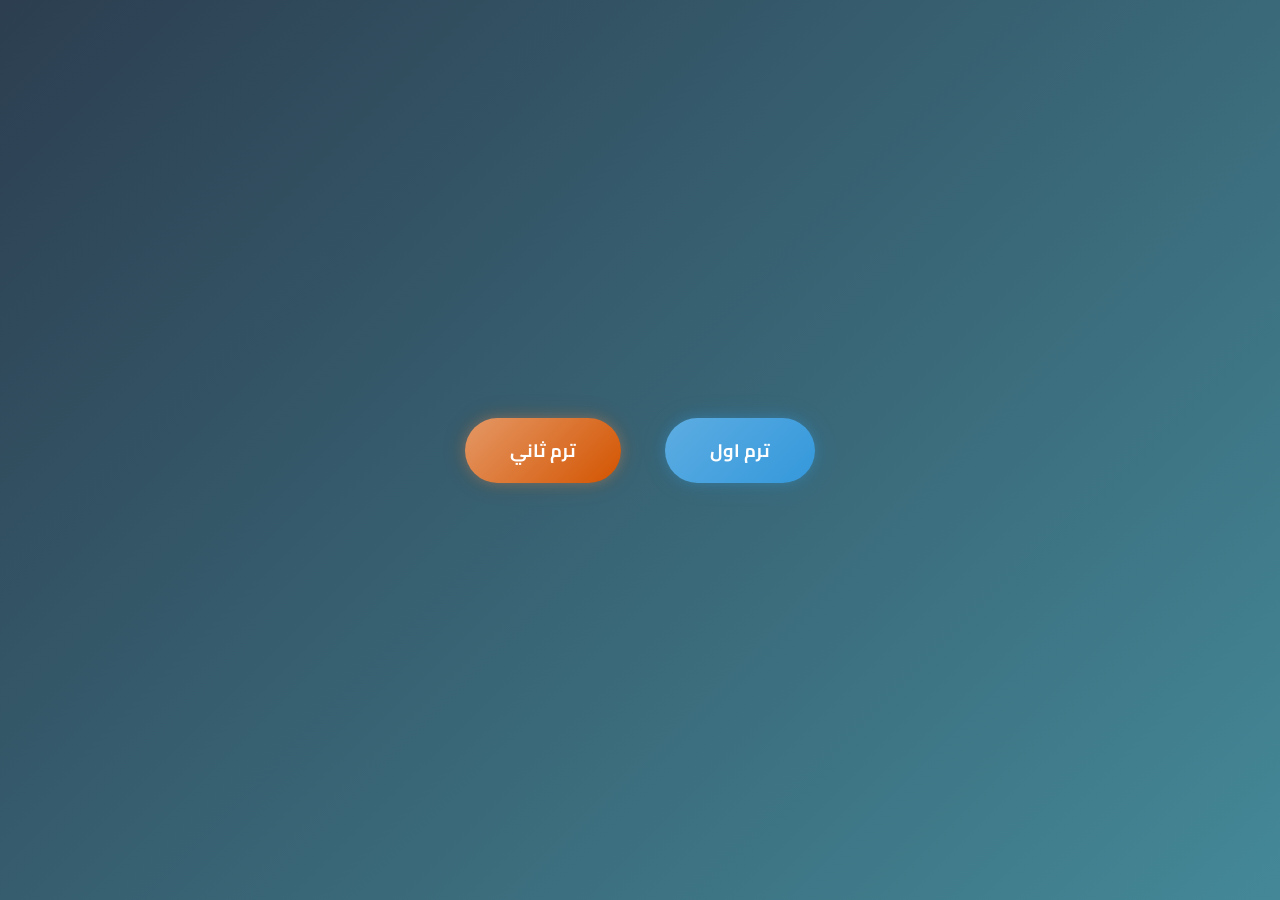
<file: terms.html>
<!DOCTYPE html>
<html lang="ar" dir="rtl">
<head>
  <meta charset="UTF-8">
  <meta name="viewport" content="width=device-width, initial-scale=1.0">
  <link rel="icon" href="favicon.ico" type="image/x-icon">
  <link rel="stylesheet" href="styles.css">
  <title>اختر الترم</title>
</head>
<body class="term-page">
  <div class="container">
    <a href="home.html" class="term-btn">ترم اول</a>
    <a href="home2.html" class="term-btn term-2">ترم ثاني</a>
  </div>
</body>
</html>
</file>
<file: styles.css>
/* =========================================================
   مكتبتي التعليمية - ملف التنسيقات الموحد
   ملف واحد لكل الصفحات بدل تكرار نفس CSS في كل ملف
   ========================================================= */

@import url('https://fonts.googleapis.com/css2?family=Cairo:wght@400;600;700&display=swap');

:root {
  --bg: #f5f7fa;
  --bg-gradient: linear-gradient(135deg, #f0f4f8, #e6ecf0);
  --text: #222;
  --card-bg: #ffffff;
  --card-shadow: 0 5px 20px rgba(0, 0, 0, 0.1);
  --card-shadow-hover: 0 15px 40px rgba(0, 0, 0, 0.18);
  --nav-bg: #03a9ff;
  --muted: #666;
  --border: #e2e6ea;
  --accent: #4f46e5;
  --accent-2: #6366f1;
  --success: #4CAF50;
  --danger: #dc3545;
  --focus-ring: #60a5fa;
  --radius: 14px;
  --sidebar-bg: #ffffff;
  --sidebar-item: #f9f9f9;
  --input-bg: #ffffff;
}

html.dark {
  --bg: #111315;
  --bg-gradient: linear-gradient(135deg, #14161a, #1c1f24);
  --text: #eaeaea;
  --card-bg: #1e1e1e;
  --card-shadow: 0 5px 15px rgba(0, 0, 0, 0.4);
  --card-shadow-hover: 0 0 18px #facc15;
  --nav-bg: #0d3b57;
  --muted: #a7a7a7;
  --border: #2c2f33;
  --sidebar-bg: #1a1a1a;
  --sidebar-item: #232323;
  --input-bg: #262626;
}

* { box-sizing: border-box; }

html, body {
  margin: 0;
  min-height: 100%;
}

body {
  font-family: "Cairo", Arial, sans-serif;
  background: var(--bg-gradient);
  color: var(--text);
  direction: rtl;
  transition: background 0.3s ease, color 0.3s ease;
}

a { color: inherit; }

/* focus visibility for keyboard users */
a:focus-visible,
button:focus-visible,
input:focus-visible {
  outline: 3px solid var(--focus-ring);
  outline-offset: 2px;
}

h1 { text-align: center; color: var(--text); margin: 20px 0; font-size: 28px; }

/* ---------- Navigation ---------- */
nav {
  background: var(--nav-bg);
  padding: 15px;
  display: flex;
  justify-content: center;
  align-items: center;
  flex-wrap: wrap;
  gap: 20px;
  position: sticky;
  top: 0;
  z-index: 10;
  border-radius: 15px;
}
nav a { color: #fff; text-decoration: none; font-weight: bold; font-size: 18px; transition: color .3s; }
nav a:hover, nav a:focus-visible { color: #9afff1; }

.link-btn a {
  display: inline-block;
  background: linear-gradient(135deg, var(--accent), var(--accent-2));
  color: #fff;
  padding: 6px 10px;
  border-radius: 10px;
  text-decoration: none;
  font-size: 16px;
  font-weight: bold;
  transition: 0.3s;
}
.link-btn a:hover { background: linear-gradient(135deg, #3730a3, var(--accent)); }

/* ---------- Generic buttons ---------- */
.btn {
  display: inline-block;
  background: linear-gradient(135deg, #36d1dc, #5b86e5);
  color: #fff;
  padding: 12px 20px;
  border: none;
  border-radius: 10px;
  text-decoration: none;
  font-weight: bold;
  cursor: pointer;
  transition: transform 0.2s ease, box-shadow 0.2s ease;
}
.btn:hover { transform: scale(1.05); }

/* ---------- Subject cards ---------- */
details.subject {
  background: var(--card-bg);
  color: var(--text);
  border-radius: 16px;
  padding: 20px;
  margin: 16px auto;
  max-width: 1000px;
  box-shadow: var(--card-shadow);
  border: 2px solid transparent;
  transition: transform 0.3s ease, box-shadow 0.3s ease, border-color 0.3s ease;
}
details.subject:hover {
  transform: translateY(-6px);
  border-color: var(--focus-ring);
  box-shadow: var(--card-shadow-hover);
}
details.subject summary {
  font-size: 20px;
  font-weight: bold;
  cursor: pointer;
  padding: 10px;
  list-style: none;
}
details.subject summary::-webkit-details-marker { display: none; }
details.subject summary::before {
  content: "▸";
  display: inline-block;
  margin-left: 8px;
  transition: transform 0.2s ease;
}
details.subject[open] > summary::before { transform: rotate(90deg); }

details.subject ul {
  margin: 0;
  padding: 15px;
  display: grid;
  grid-template-columns: repeat(3, 1fr);
  gap: 12px;
  list-style: none;
}
details.subject li {
  display: flex;
  align-items: center;
}
details.subject li a {
  flex: 1;
  display: block;
  text-align: center;
  text-decoration: none;
  padding: 12px;
  border-radius: 8px;
  font-size: 15px;
  background: var(--sidebar-item);
  color: var(--text);
  transition: .3s;
}
details.subject li a:hover, details.subject li a:focus-visible { color: #fff; transform: scale(1.05); }
details.subject li a.lesson-done { text-decoration: line-through; opacity: 0.65; }

details.subject details {
  margin: 8px 0;
  border-top: 1px dashed var(--border);
  padding-top: 8px;
}
details.subject details summary { font-size: 17px; padding: 8px; }

/* subject accent colors */
.math summary { color: #0077b6; } .math li a:hover { background: #0077b6; }
.physics summary { color: #e63946; } .physics li a:hover { background: #e63946; }
.circuits summary { color: #f77f00; } .circuits li a:hover { background: #f77f00; }
.stats summary { color: #2a9d8f; } .stats li a:hover { background: #2a9d8f; }
.linguistics summary { color: #9d4edd; } .linguistics li a:hover { background: #9d4edd; }
.dynamics summary { color: #ff006e; } .dynamics li a:hover { background: #ff006e; }
.electronics summary { color: #6a994e; } .electronics li a:hover { background: #6a994e; }
.technology summary { color: #ffb703; } .technology li a:hover { background: #ffb703; }
.modern-physics summary { color: #118ab2; } .modern-physics li a:hover { background: #118ab2; }
.em summary { color: #ef476f; } .em li a:hover { background: #ef476f; }

/* pdf.html accent variants (replaces old .subject1 .subject2 .subject3 .subject4) */
details.subject.accent-a summary { color: #1a9c3d; }
details.subject.accent-b summary { color: #8e24aa; }
details.subject.accent-c summary { color: #049a8b; }
details.subject.accent-d summary { color: #d32f2f; }

/* ---------- Progress bars ---------- */
.global-progress {
  margin: 20px auto;
  width: 95%;
  max-width: 700px;
  background: var(--border);
  border-radius: 30px;
  height: 28px;
  position: relative;
  overflow: hidden;
  box-shadow: inset 0 2px 6px rgba(0, 0, 0, 0.15);
}
.global-progress-bar {
  height: 100%;
  width: 0;
  background: linear-gradient(90deg, #ff6a00, #ee0979);
  border-radius: 30px;
  transition: width 0.6s ease;
  display: flex;
  align-items: center;
  justify-content: center;
  color: #fff;
  font-weight: bold;
  font-size: 14px;
}
.progress-container {
  margin: 15px 0;
  width: 100%;
  grid-column: 1 / -1;
  background: var(--border);
  border-radius: 30px;
  height: 22px;
  position: relative;
  overflow: hidden;
  box-shadow: inset 0 2px 6px rgba(0, 0, 0, 0.12);
}
.progress-bar {
  height: 100%;
  width: 0;
  background: linear-gradient(90deg, #06beb6, #48b1bf);
  border-radius: 30px;
  transition: width 0.6s ease;
  display: flex;
  align-items: center;
  justify-content: center;
  color: #fff;
  font-weight: bold;
  font-size: 12px;
}
.lesson-check {
  margin-left: 8px;
  cursor: pointer;
  border: 1px solid #ccc;
  border-radius: 50%;
  width: 24px;
  height: 24px;
  min-width: 24px;
  background: #f5f5f5;
  transition: 0.3s;
  flex-shrink: 0;
}
.lesson-check.done { background: var(--success); border-color: var(--success); color: #fff; }

.progress-menu { position: relative; text-align: center; margin: 20px auto; }
#toggleMenu {
  background: linear-gradient(135deg, var(--success), #2E7D32);
  color: #fff;
  padding: 10px 18px;
  border: none;
  border-radius: 25px;
  cursor: pointer;
  font-size: 16px;
  transition: 0.3s;
}
#toggleMenu:hover { background: linear-gradient(135deg, #66BB6A, #388E3C); }
#menuContent {
  display: none;
  margin-top: 12px;
  background: var(--card-bg);
  padding: 15px;
  border-radius: 12px;
  box-shadow: var(--card-shadow);
  animation: fadeInAnim 0.3s ease;
}
#menuContent button {
  display: block;
  width: 100%;
  margin: 8px 0;
  padding: 10px;
  border: none;
  border-radius: 10px;
  background: #34c78e;
  color: #fff;
  font-size: 15px;
  cursor: pointer;
  transition: 0.3s;
}
#menuContent button:hover { background: #4fe0a6; }

/* ---------- Video / preview modal ---------- */
.modal {
  display: none;
  position: fixed;
  z-index: 2000;
  inset: 0;
  background: rgba(0, 0, 0, 0.75);
  justify-content: center;
  align-items: center;
}
.modal.show { display: flex; }
.modal-content {
  background: var(--card-bg);
  padding: 10px;
  border-radius: 8px;
  width: 90%;
  max-width: 800px;
  box-shadow: 0 5px 15px rgba(0, 0, 0, 0.4);
  position: relative;
}
.modal-content .close-btn {
  position: absolute;
  top: 8px;
  left: 12px;
  font-size: 20px;
  cursor: pointer;
  color: var(--text);
  background: none;
  border: none;
}

/* ---------- Dark mode toggle ---------- */
.mode-btn {
  position: fixed;
  top: 15px;
  left: 12px;
  width: 38px;
  height: 38px;
  border: none;
  border-radius: 50%;
  font-size: 16px;
  cursor: pointer;
  background: rgba(0, 0, 0, 0.12);
  backdrop-filter: blur(10px);
  color: var(--text);
  display: flex;
  align-items: center;
  justify-content: center;
  transition: all 0.3s ease;
  z-index: 1200;
}
.mode-btn:hover { transform: scale(1.1) rotate(10deg); box-shadow: 0 5px 15px rgba(0, 0, 0, 0.2); }

/* ---------- Sidebar ---------- */
#openSidebar {
  position: fixed;
  top: 70px;
  right: 10px;
  background: #3498db;
  color: white;
  border: none;
  padding: 10px 16px;
  border-radius: 8px;
  cursor: pointer;
  font-size: 15px;
  box-shadow: 0 3px 6px rgba(0, 0, 0, 0.15);
  transition: background 0.3s;
  z-index: 1100;
}
#openSidebar:hover { background: #2980b9; }

.sidebar {
  position: fixed;
  top: 0;
  right: -320px;
  width: 300px;
  height: 100%;
  background: var(--sidebar-bg);
  color: var(--text);
  border-left: 1px solid var(--border);
  box-shadow: -4px 0 12px rgba(0, 0, 0, 0.15);
  padding: 20px;
  transition: right 0.35s ease, width 0.25s ease;
  overflow-y: auto;
  z-index: 1000;
}
.sidebar.show { right: 0; }
.sidebar h2 { font-size: 18px; font-weight: bold; margin-bottom: 15px; display: flex; justify-content: space-between; align-items: center; }
.sidebar h2 button { background: none; border: none; font-size: 20px; cursor: pointer; color: var(--muted); transition: color 0.2s; }
.sidebar h2 button:hover { color: var(--danger); }
.sidebar ul { list-style: none; padding: 0; margin: 0 0 20px 0; font-size: 15px; }
.sidebar li { display: flex; justify-content: space-between; align-items: center; padding: 10px 8px; margin-bottom: 8px; border-radius: 8px; background: var(--sidebar-item); transition: background 0.2s; }
.sidebar li:hover { background: var(--border); }

.resize-handle { position: absolute; top: 0; left: -6px; width: 6px; height: 100%; cursor: ew-resize; background: transparent; }
.resize-handle:hover { background: rgba(0, 0, 0, 0.08); }

#reviewSection h2 { font-size: 16px; }
#reviewSection li { flex-direction: row; }

/* ---------- Todo list ---------- */
.todo-container { display: flex; justify-content: center; padding: 10px; }
#todoApp {
  width: 100%;
  max-width: 640px;
  padding: 20px;
  border-radius: 15px;
  box-shadow: var(--card-shadow);
  background: var(--card-bg);
  animation: fadeInAnim 0.6s ease;
}
#todoApp h2 { text-align: center; margin-bottom: 15px; }
#todoApp .todo-input-row { display: flex; gap: 8px; }
#todoApp input {
  flex: 1;
  padding: 10px;
  border: 2px solid #74b9ff;
  border-radius: 8px;
  outline: none;
  background: var(--input-bg);
  color: var(--text);
  transition: 0.3s;
}
#todoApp input:focus { border-color: #0984e3; }
#todoApp button {
  padding: 10px 15px;
  background: #007bff;
  color: #fff;
  border: none;
  border-radius: 8px;
  cursor: pointer;
  transition: 0.3s;
  white-space: nowrap;
}
#todoApp button:hover { background: #74b9ff; }
#taskList { list-style: none; padding: 0; margin-top: 20px; }
#taskList li {
  display: flex;
  justify-content: space-between;
  align-items: center;
  background: var(--sidebar-item);
  margin: 8px 0;
  padding: 10px;
  border-radius: 8px;
}
#taskList li.done { text-decoration: line-through; color: var(--muted); }
#taskList .task-actions button { border: none; cursor: pointer; font-size: 16px; background: none; margin-right: 8px; transition: 0.2s; }
#taskList .task-actions button:hover { transform: scale(1.2); }

/* ---------- Activity log ---------- */
#logWrapper {
  background: var(--card-bg);
  border: 1px solid var(--border);
  border-radius: 12px;
  max-width: 900px;
  margin: 40px auto;
  padding: 0 0 16px 0;
  box-shadow: var(--card-shadow);
}
#toggleLog {
  width: 100%;
  padding: 10px;
  font-size: 16px;
  background: #007bff;
  color: #fff;
  border: none;
  border-radius: 8px 8px 0 0;
  cursor: pointer;
}
#logWrapper .log-actions { text-align: center; margin: 12px 0; display: flex; gap: 8px; justify-content: center; flex-wrap: wrap; }
#logWrapper button.log-btn { background: #211d1d; color: #a2ff5c; border: none; padding: 6px 12px; border-radius: 8px; cursor: pointer; transition: background 0.2s; }
#logWrapper button.log-btn:hover { background: #34302f; }
#logContainer { padding: 0 16px; }
#logContainer h3 { display: flex; align-items: center; justify-content: space-between; font-size: 16px; }
#logContainer ul { list-style: none; padding: 0; }
#logContainer li { padding: 4px 0; border-bottom: 1px dashed var(--border); }
.hidden { display: none; }

/* ---------- Login page ---------- */
.login-page { display: flex; justify-content: center; align-items: center; height: 100vh; background: linear-gradient(135deg, #1e3c72, #53c7d9); margin: 0; }
.login-box { background: #fff; padding: 30px; border-radius: 16px; box-shadow: 0 4px 16px rgba(0, 0, 0, 0.3); text-align: center; width: 90%; max-width: 340px; }
.login-box h2 { margin-top: 0; }
.login-box input {
  width: 100%;
  padding: 10px;
  margin: 10px 0;
  border-radius: 8px;
  border: 1px solid #ccc;
  font-family: inherit;
}
.login-box button {
  background: #1e3c72;
  color: #fff;
  padding: 10px;
  width: 100%;
  border: none;
  border-radius: 8px;
  cursor: pointer;
  font-family: inherit;
  font-size: 15px;
}
.login-box button:hover { background: #92dbe7; }
.login-box .hint { font-size: 12px; color: #888; margin-top: 10px; }

/* ---------- Term picker page ---------- */
.term-page {
  display: flex;
  justify-content: center;
  align-items: center;
  height: 100vh;
  margin: 0;
  background: linear-gradient(135deg, #2c3e50, #4ca1af, #f0b27a, #d35400);
  background-size: 400% 400%;
  animation: gradientBG 15s ease infinite;
}
.term-page .container { text-align: center; }
.term-btn {
  display: inline-block;
  margin: 20px;
  padding: 16px 45px;
  font-size: 18px;
  font-weight: bold;
  color: #fff;
  text-decoration: none;
  border-radius: 40px;
  background: linear-gradient(135deg, #5dade2, #3498db);
  box-shadow: 0 0 12px rgba(52, 152, 219, 0.3), 0 0 24px rgba(52, 152, 219, 0.2);
  transition: all 0.3s ease;
}
.term-btn.term-2 { background: linear-gradient(135deg, #e59866, #d35400); box-shadow: 0 0 12px rgba(229, 152, 102, 0.3), 0 0 24px rgba(211, 84, 0, 0.2); }
.term-btn:hover { transform: scale(1.05); box-shadow: 0 0 18px rgba(255, 255, 255, 0.5), 0 0 36px rgba(255, 255, 255, 0.3); }
.term-btn:active { transform: scale(0.95); }

/* ---------- Footer ---------- */
footer {
  text-align: center;
  padding: 18px;
  background-color: var(--card-bg);
  color: var(--muted);
  font-family: Arial, sans-serif;
  font-size: 13px;
  margin-top: 30px;
}

/* ---------- Animations ---------- */
@keyframes gradientBG { 0% { background-position: 0% 50%; } 50% { background-position: 100% 50%; } 100% { background-position: 0% 50%; } }
@keyframes fadeInAnim { from { opacity: 0; transform: translateY(10px); } to { opacity: 1; transform: translateY(0); } }
.fade-in { animation: fadeInAnim 0.5s ease forwards; }
.fade-out { opacity: 0; transform: translateX(-20px); transition: opacity 0.4s ease, transform 0.4s ease; }

/* ---------- Responsive ---------- */
@media (max-width: 768px) {
  h1 { font-size: 22px; }
  nav a { font-size: 16px; }
  details.subject ul { grid-template-columns: repeat(2, 1fr); }
  .progress-container, .global-progress { height: 20px; }
  .progress-bar, .global-progress-bar { font-size: 11px; }
  .sidebar { width: 260px; }
}
@media (max-width: 480px) {
  nav { flex-direction: row; flex-wrap: wrap; gap: 8px; }
  nav a { font-size: 14px; padding: 6px; }
  details.subject ul { grid-template-columns: 1fr; }
  li a { font-size: 14px; padding: 10px; }
  .sidebar { width: 85vw; right: -90vw; }
  #openSidebar { top: 62px; font-size: 13px; padding: 8px 12px; }
}
</file>
